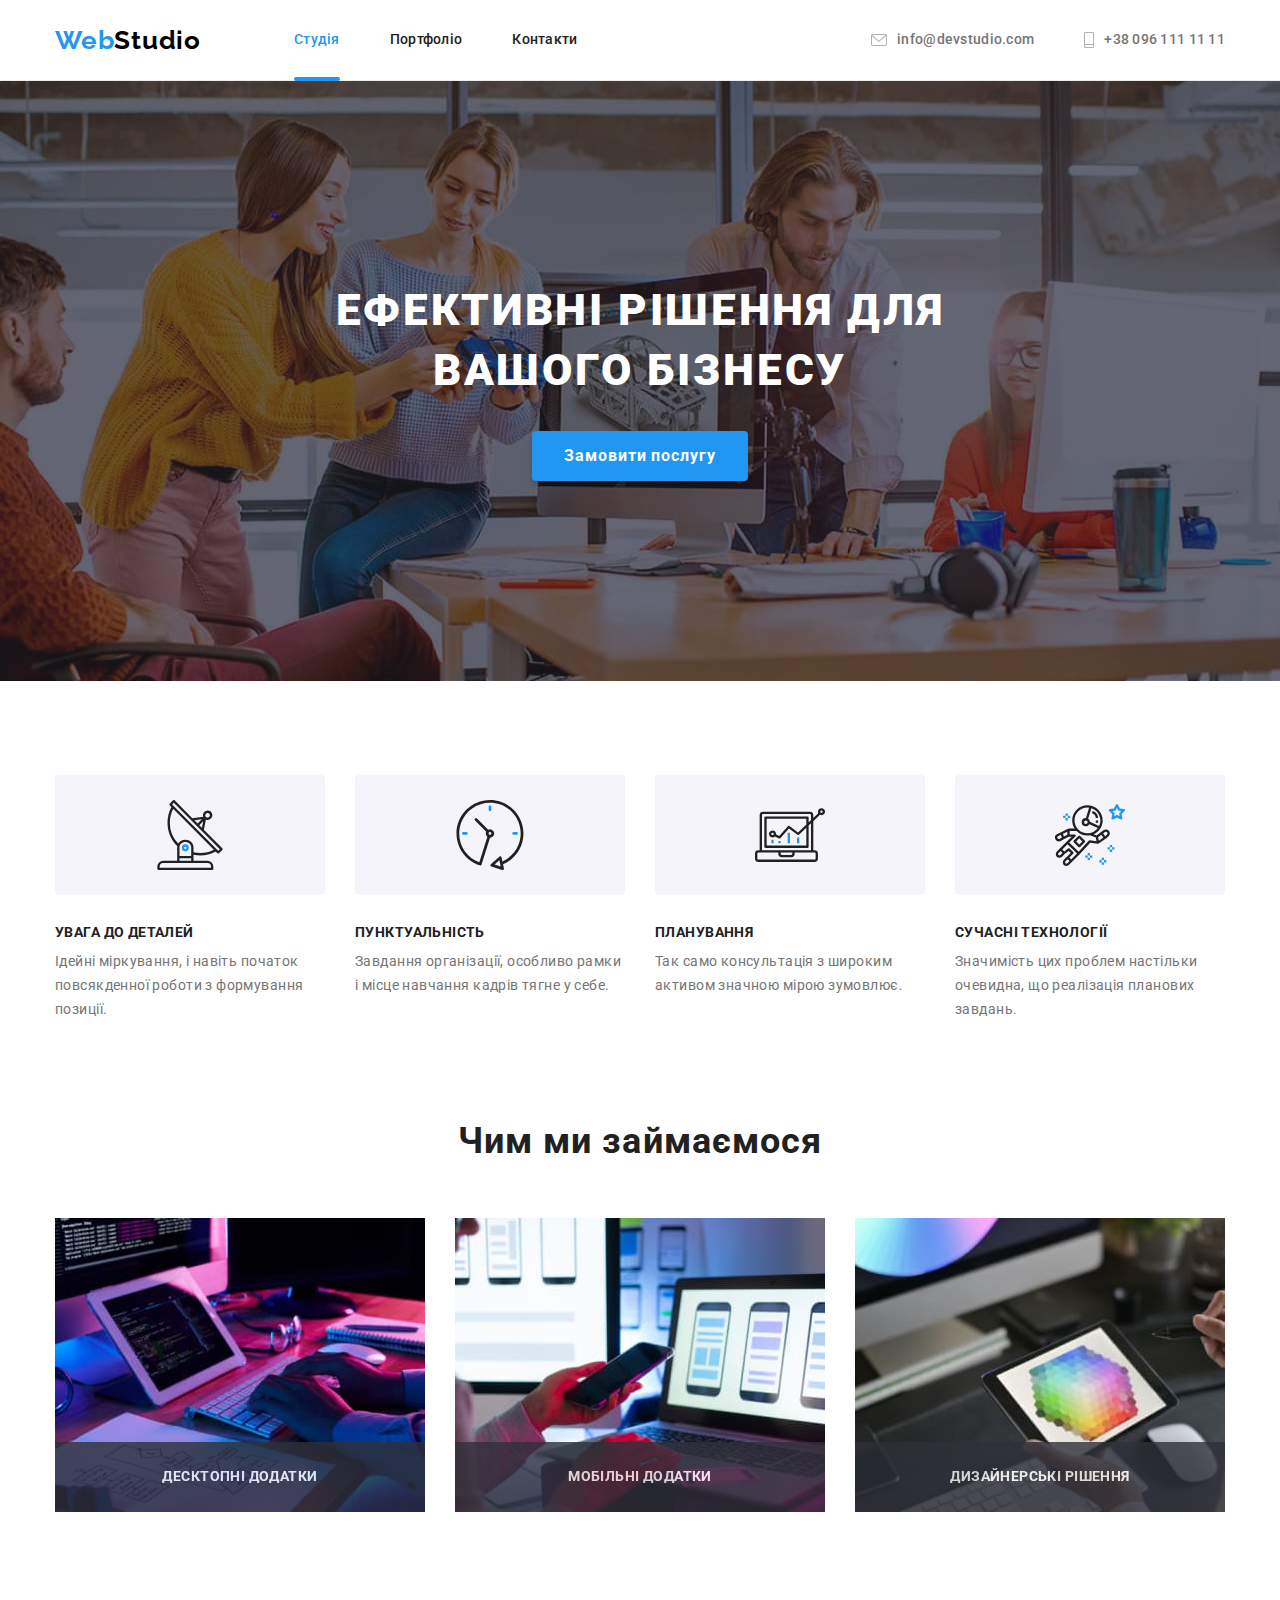
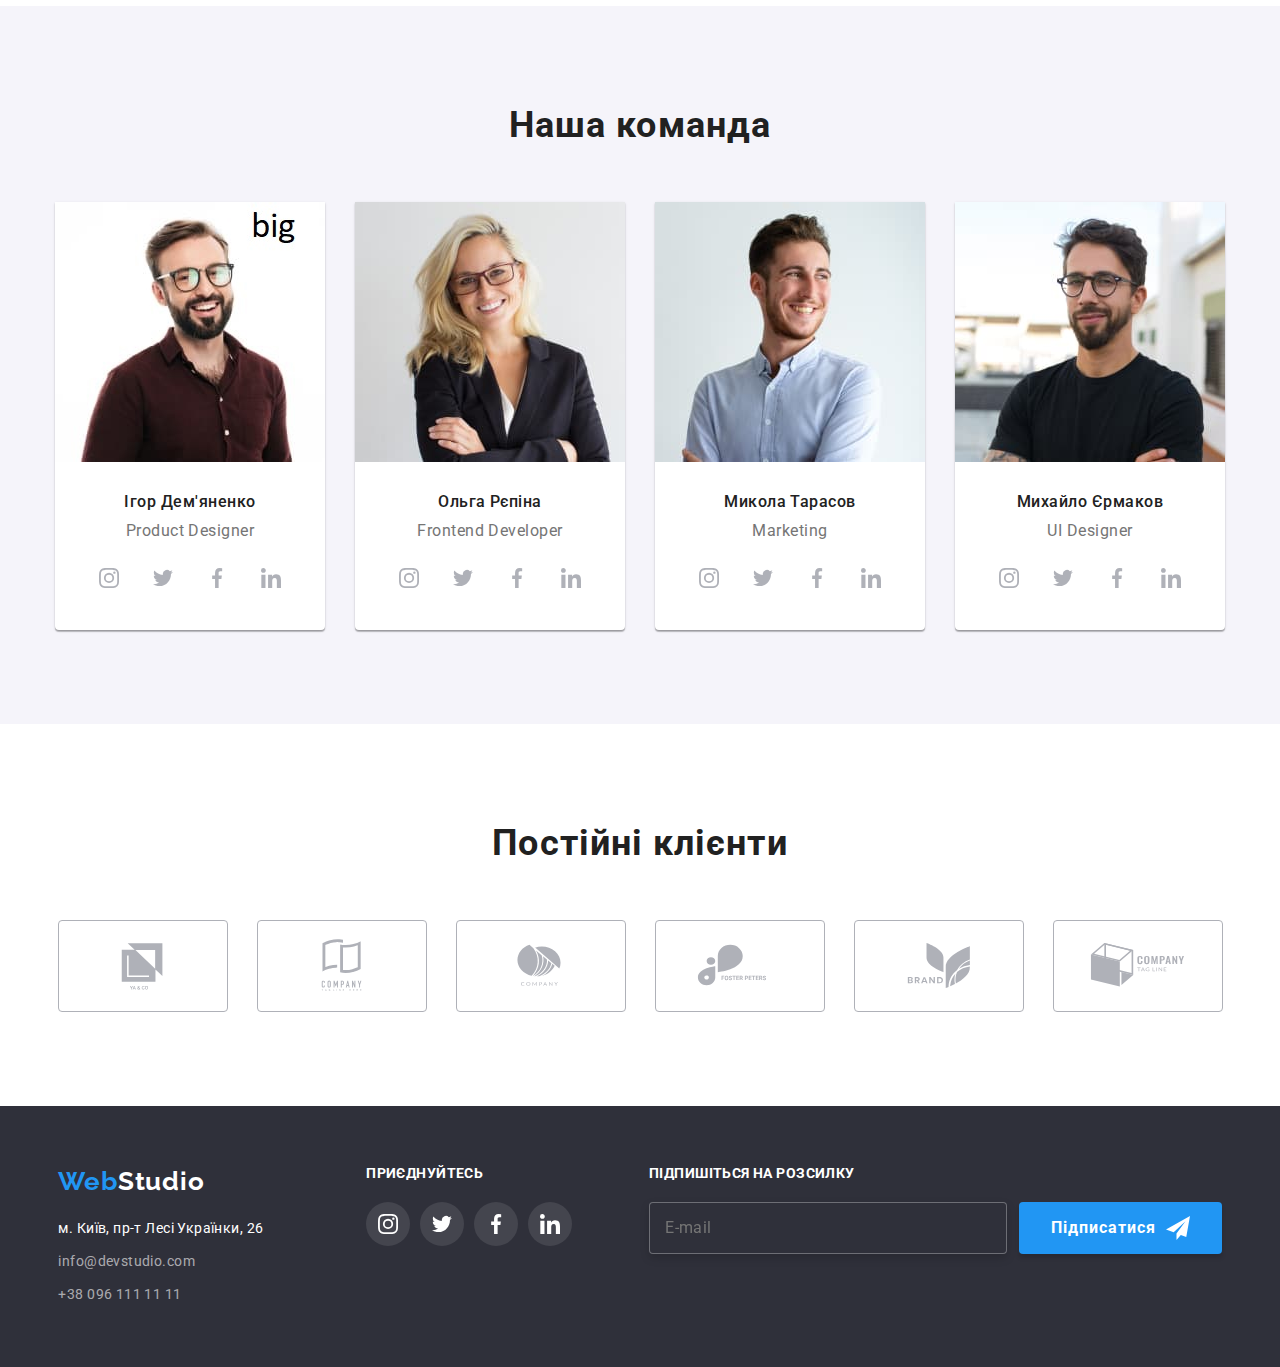
<file: index.html>
<!DOCTYPE html>
<html lang="uk">

<head>
    <meta charset="UTF-8">
    <meta http-equiv="X-UA-Compatible" content="IE=edge">
    <meta name="viewport" content="width=device-width, initial-scale=1.0">
    <link rel="preconnect" href="https://fonts.googleapis.com">
    <link rel="preconnect" href="https://fonts.gstatic.com" crossorigin>
    <link
        href="https://fonts.googleapis.com/css2?family=Raleway:wght@700&family=Roboto:wght@400;500;700;900&display=swap"
        rel="stylesheet">
    <title>ДЗ #8 WebStudio</title>
    <link rel="stylesheet" href="./css/modern-normalize.css">
    <link rel="stylesheet" href="./css/main.min.css">
    <!-- <link rel="stylesheet" href="./css/styles.css"> -->
</head>

<body>
    <header class="header">
        <div class="container header__container">
            <nav class="header__nav">
                <a href="./index.html" class="logo">
                    <span class="logo logo--accent">Web</span><span>Studio</span></a>
                    
                <ul class="header__menu">
                    <li><a class="header__links header__links--current" href="./index.html">Студія</a></li>
                    <li><a class="header__links" href="./portfolio.html">Портфоліо</a></li>
                    <li><a class="header__links" href="#">Контакти</a></li>
                </ul>
            </nav>

            <ul class="header__nav-contacts">
                <li><a class="header__contacts" href="mailto:info@devstudio.com">
                        <svg class="header__icons svg-icons" width="16" height="12">
                            <use href="./images/icons.svg#icon-env"></use>
                        </svg>info@devstudio.com</a>
                </li>
                <li><a class="header__contacts" href="tel:+380961111111">
                        <svg class="header__icons svg-icons" width="10" height="16">
                            <use href="./images/icons.svg#icon-phone"></use>
                        </svg>+38 096 111 11 11</a>
                </li>
            </ul>

            <button class="header__burger-btn js-open-menu">
                <svg width="24" height="16">
                    <use href="./images/icons.svg#burger-icon"></use>
                </svg>
            </button>
            
        </div>
    </header>

    <main class="main">
        <!-- шапка -->
        <section class="hero section">
            <div class="container">
                <h1 class="hero__title">Ефективні рішення для вашого бізнесу</h1>
                <button data-modal-open type="button" class="btn-primary">Замовити послугу</button>
            </div>
        </section>

        <!-- особливості -->
        <section class="features section">
            <div class="container">
                <h2 class="visually-hidden">Наші особливості</h2>
                <ul class="features__list">
                    <li class="features__item">
                        <div class="features__icons">
                            <svg width="70" height="70">
                                <use href="./images/icons.svg#icon-antenna"></use>
                            </svg>
                        </div>
                        <h3 class="features__title">УВАГА ДО ДЕТАЛЕЙ</h3>
                        <p class="features__text">
                            Ідейні міркування, і навіть початок повсякденної роботи з
                            формування позиції.
                        </p>
                    </li>
                    <li class="features__item">
                        <div class="features__icons">
                            <svg width="70" height="70">
                                <use href="./images/icons.svg#icon-clock"></use>
                            </svg>
                        </div>
                        <h3 class="features__title">ПУНКТУАЛЬНІСТЬ</h3>
                        <p class="features__text">
                            Завдання організації, особливо рамки і місце навчання кадрів тягне
                            у себе.
                        </p>
                    </li>
                    <li class="features__item">
                        <div class="features__icons">
                            <svg width="70" height="70">
                                <use href="./images/icons.svg#icon-diagram"></use>
                            </svg>
                        </div>
                        <h3 class="features__title">ПЛАНУВАННЯ</h3>
                        <p class="features__text">
                            Так само консультація з широким активом значною мірою зумовлює.
                        </p>
                    </li>
                    <li class="features__item">
                        <div class="features__icons">
                            <svg width="70" height="70">
                                <use href="./images/icons.svg#icon-astronaut"></use>
                            </svg>
                        </div>
                        <h3 class="features__title">СУЧАСНІ ТЕХНОЛОГІЇ</h3>
                        <p class="features__text">
                            Значимість цих проблем настільки очевидна, що реалізація планових
                            завдань.
                        </p>
                    </li>
                </ul>
            </div>
        </section>

        <!-- Чим ми займаємося -->
        <section class="whatwedo section">
            <!-- 18. Всередині кожної секції повинен бути дів контейнер, щоб обмежити ширину контенту  -->
            <!-- <div class="whatwedo-container"> -->
            <div class="container">
                <h2>Чим ми займаємося</h2>
                <ul class="whatwedo__list">

                    <!-- whatwedo image 1 -->
                    <li class="whatwedo__item">

                        <picture>

                            <!-- JPG desktop картинка c 1200px  -->
                            <source srcset="
                            ./images/desktop/box_1.jpg 1x,
                            ./images/desktop/box_1@2.jpg 2x"
                            media="(min-width: 1200px)"
                             />
                    
                            <img src="./images/desktop/box_1.jpg" alt="комп'ютер" width="370" height="294">
                    </picture>

                        
                        <p class="whatwedo__text">
                            Десктопні додатки
                        </p>
                    </li>

                    <!-- whatwedo image 2 -->
                    <li class="whatwedo__item">
                        <picture>
                         <!-- JPG desktop картинка c 1200px  -->
                            <source srcset="
                            ./images/desktop/box_2.jpg 1x,
                            ./images/desktop/box_2@2.jpg 2x"
                            media="(min-width: 1200px)"
                             />
                    
                            <img src="./images/desktop/box_2.jpg" alt="телефон" width="370" height="294">
                         </picture>
                        <p class="whatwedo__text">
                            Мобільні додатки
                        </p>
                    </li>

                    <!-- whatwedo image 3 -->
                    <li class="whatwedo__item">

                        <picture>
                         <!-- JPG desktop картинка c 1200px  -->
                            <source srcset="
                            ./images/desktop/box_3.jpg 1x,
                            ./images/desktop/box_3@2.jpg 2x"
                            media="(min-width: 1200px)"
                             />
                    
                            <img src="./images/desktop/box_3.jpg" alt="графіка" width="370" height="294">
                         </picture>

                        <p class="whatwedo__text">
                            Дизайнерські рішення
                        </p>
                    </li>
                </ul>
            </div>
        </section>

        <!-- Наша команда  -->
        <section class="team section">
            <!-- 22. .our-team-container має бути просто .container  -->
            <!-- <div class="our-team-container"></div> -->
            <div class="container">
                <h2>Наша команда</h2>
                <ul class="team__list">

                    <!-- член команды 1 -->
                    <li class="team__item">


                        <picture>
                            <!-- JPG мобилка картинка  до 767px  -->
                            <source srcset="
                            ./images/mobile/team-1_mob-450.jpg 1x,
                            ./images/mobile/team-1_mob-450@2.jpg 2x"
                            media="(max-width: 767px)"
                            />
                    
                            <!-- JPG таблетка картинка до 1199px  -->
                            <source srcset="
                            ./images/tablet/team-1_tab-354.jpg 1x,
                            ./images/tablet/team-1_tab-354@2.jpg 2x,"
                            media="(max-width: 1199px)"
                            />
                    
                            <!-- JPG desktop картинка c 1200px  -->
                            <source srcset="
                            ./images/desktop/team-1.jpg 1x,
                            ./images/desktop/team-1@2.jpg 2x"
                            media="(min-width: 1200px)"
                             />
                    
                            <img src="./images/desktop/team-1.jpg" alt="New Orlean">
                    </picture>

                        <h3 class="team__title">Ігор Дем'яненко</h3>
                        <p class="team__text">Product Designer</p>
                        <!-- соц линки команды -->
                        <ul class="team__social-links">
                            <li>
                                <a href="" class="media-links">
                                    <svg class="svg-icons" width="20" height="20">
                                        <use href="./images/icons.svg#icon-insta"></use>
                                    </svg>
                                </a>
                            </li>
                            <li>
                                <a href="" class="media-links">
                                    <svg class="svg-icons" width="20" height="20">
                                        <use href="./images/icons.svg#icon-twitter"></use>
                                    </svg></a>
                            </li>
                            <li>
                                <a href="" class="media-links">
                                    <svg class="svg-icons" width="20" height="20">
                                        <use href="./images/icons.svg#icon-fb"></use>
                                    </svg></a>
                            </li>
                            <li>
                                <a href="" class="media-links">
                                    <svg class="svg-icons" width="20" height="20">
                                        <use href="./images/icons.svg#icon-linkedin"></use>
                                    </svg></a>
                            </li>
                        </ul>
                    </li>

                     <!-- член команды 2 -->
                    <li class="team__item">

                        <picture>
                            <!-- JPG мобилка картинка  до 767px  -->
                            <source srcset="
                            ./images/mobile/team-2_mob-450.jpg 1x,
                            ./images/mobile/team-2_mob-450@2.jpg 2x"
                            media="(max-width: 767px)"
                            />
                    
                            <!-- JPG таблетка картинка до 1199px  -->
                            <source srcset="
                            ./images/tablet/team-2_tab-354.jpg 1x,
                            ./images/tablet/team-2_tab-354@2.jpg 2x"
                            media="(max-width: 1199px)"
                            />
                    
                            <!-- JPG desktop картинка c 1200px  -->
                            <source srcset="
                            ./images/desktop/team-2.jpg 1x,
                            ./images/desktop/team-2@2.jpg 2x"
                            media="(min-width: 1200px)"
                             />
                    
                            <img src="./images/desktop/team-2.jpg" alt="New Orlean">
                    </picture>

                        
                        <h3 class="team__title">Ольга Рєпіна</h3>
                        <p class="team__text">Frontend Developer</p>
                        <!-- соц линки команды -->
                        <ul class="team__social-links">
                            <li>
                                <a href="" class="media-links">
                                    <svg class="svg-icons" width="20" height="20">
                                        <use href="./images/icons.svg#icon-insta"></use>
                                    </svg>
                                </a>
                            </li>
                            <li>
                                <a href="" class="media-links">
                                    <svg class="svg-icons" width="20" height="20">
                                        <use href="./images/icons.svg#icon-twitter"></use>
                                    </svg></a>
                            </li>
                            <li>
                                <a href="" class="media-links">
                                    <svg class="svg-icons" width="20" height="20">
                                        <use href="./images/icons.svg#icon-fb"></use>
                                    </svg></a>
                            </li>
                            <li>
                                <a href="" class="media-links">
                                    <svg class="svg-icons" width="20" height="20">
                                        <use href="./images/icons.svg#icon-linkedin"></use>
                                    </svg></a>
                            </li>
                        </ul>
                    </li>

                    <!-- член команды 3 -->
                    <li class="team__item">       

                        <picture>
                            <!-- JPG мобилка картинка  до 767px  -->
                            <source srcset="
                            ./images/mobile/team-3_mob-450.jpg 1x,
                            ./images/mobile/team-3_mob-450@2.jpg 2x"
                            media="(max-width: 767px)"
                            />
                    
                            <!-- JPG таблетка картинка до 1199px  -->
                            <source srcset="
                            ./images/tablet/team-3_tab-354.jpg 1x,
                            ./images/tablet/team-3_tab-354@2.jpg 2x"
                            media="(max-width: 1199px)"
                            />
                    
                            <!-- JPG desktop картинка c 1200px  -->
                            <source srcset="
                            ./images/desktop/team-3.jpg 1x,
                            ./images/desktop/team-3@2.jpg 2x"
                            media="(min-width: 1200px)"
                             />
                    
                            <img src="./images/desktop/team-3.jpg" alt="New Orlean">
                    </picture>

                        
                        <h3 class="team__title">Микола Тарасов</h3>
                        <p class="team__text">Marketing</p>
                        <!-- соц линки команды -->
                        <ul class="team__social-links">
                            <li>
                                <a href="" class="media-links">
                                    <svg class="svg-icons" width="20" height="20">
                                        <use href="./images/icons.svg#icon-insta"></use>
                                    </svg>
                                </a>
                            </li>
                            <li>
                                <a href="" class="media-links">
                                    <svg class="svg-icons" width="20" height="20">
                                        <use href="./images/icons.svg#icon-twitter"></use>
                                    </svg></a>
                            </li>
                            <li>
                                <a href="" class="media-links">
                                    <svg class="svg-icons" width="20" height="20">
                                        <use href="./images/icons.svg#icon-fb"></use>
                                    </svg></a>
                            </li>
                            <li>
                                <a href="" class="media-links">
                                    <svg class="svg-icons" width="20" height="20">
                                        <use href="./images/icons.svg#icon-linkedin"></use>
                                    </svg></a>
                            </li>
                        </ul>
                    </li>

                    <!-- член команды 4 -->
                    <li class="team__item">
                    
                        <picture>
                            <!-- JPG мобилка картинка  до 767px  -->
                            <source srcset="
                            ./images/mobile/team-4_mob-450.jpg 1x,
                            ./images/mobile/team-4_mob-450@2.jpg 2x"
                            media="(max-width: 767px)"
                            />
                    
                            <!-- JPG таблетка картинка до 1199px  -->
                            <source srcset="
                            ./images/tablet/team-4_tab-354.jpg 1x,
                            ./images/tablet/team-4_tab-354@2.jpg 2x"
                            media="(max-width: 1199px)"
                            />
                    
                            <!-- JPG desktop картинка c 1200px  -->
                            <source srcset="
                            ./images/desktop/team-4.jpg 1x,
                            ./images/desktop/team-4@2.jpg 2x"
                            media="(min-width: 1200px)"
                             />
                    
                            <img src="./images/desktop/team-4.jpg" alt="New Orlean">
                    </picture>

                        
                        <h3 class="team__title">Михайло Єрмаков</h3>
                        <p class="team__text">UI Designer</p>
                        <!-- соц линки команды -->
                        <ul class="team__social-links">
                            <li>
                                <a href="" class="media-links">
                                    <svg class="svg-icons" width="20" height="20">
                                        <use href="./images/icons.svg#icon-insta"></use>
                                    </svg>
                                </a>
                            </li>
                            <li>
                                <a href="" class="media-links">
                                    <svg class="svg-icons" width="20" height="20">
                                        <use href="./images/icons.svg#icon-twitter"></use>
                                    </svg></a>
                            </li>
                            <li>
                                <a href="" class="media-links">
                                    <svg class="svg-icons" width="20" height="20">
                                        <use href="./images/icons.svg#icon-fb"></use>
                                    </svg></a>
                            </li>
                            <li>
                                <a href="" class="media-links">
                                    <svg class="svg-icons" width="20" height="20">
                                        <use href="./images/icons.svg#icon-linkedin"></use>
                                    </svg></a>
                            </li>
                        </ul>
                    </li>
                </ul>
            </div>
        </section>

        <!-- постійні клієнти -->
        <section class="clients section">
            <div class="container">
                <h2>Постійні клієнти</h2>
                <ul class="clients__list">
                    <li>
                        <a href="" class="clients__link">
                            <svg class="svg-icons" width="106" height="60">
                                <use href="./images/icons.svg#icon-client-1"></use>
                            </svg>
                        </a>
                    </li>

                    <li>
                        <a href="" class="clients__link">
                            <svg class="svg-icons" width="106" height="60">
                                <use href="./images/icons.svg#icon-client-2"></use>
                            </svg>
                        </a>
                    </li>

                    <li>
                        <a href="" class="clients__link">
                            <svg class="svg-icons" width="106" height="60">
                                <use href="./images/icons.svg#icon-client-3"></use>
                            </svg>
                        </a>
                    </li>

                    <li>
                        <a href="" class="clients__link">
                            <svg class="svg-icons" width="106" height="60">
                                <use href="./images/icons.svg#icon-client-4"></use>
                            </svg>
                        </a>
                    </li>

                    <li>
                        <a href="" class="clients__link">
                            <svg class="svg-icons" width="106" height="60">
                                <use href="./images/icons.svg#icon-client-5"></use>
                            </svg>
                        </a>
                    </li>

                    <li>
                        <a href="" class="clients__link">
                            <svg class="svg-icons" width="106" height="60">
                                <use href="./images/icons.svg#icon-client-6"></use>
                            </svg>
                        </a>
                    </li>

                </ul>
            </div>
        </section>
    </main>

    <footer class="footer">
        <!-- Всередині має бути дів контейнер -->
        <div class="footer__container container">
            <div>
                <a href="./index.html" class="logo__footer">
                    <span class="logo logo--accent">Web</span><span class="logo logo--white">Studio</span></a>

                <address class="footer__address">
                    <!-- <section> -->
                    <ul>
                        <li class="footer__address-string">
                            <a class="footer__links footer__links--street"
                                href="https://goo.gl/maps/GKhobsWF1xFbK7M66">м. Київ, пр-т Лесі
                                Українки,
                                26</a>
                        </li>
                        <li class="footer__address-string">
                            <a class="footer__links" href="mailto:info@devstudio.com">info@devstudio.com</a>
                        </li>
                        <li class="footer__address-string">
                            <a class="footer__links" href="tel:+380961111111">+38 096 111 11
                                11</a>
                        </li>
                    </ul>
                    <!-- </section> -->
                </address>

            </div>
            <div class="footer__social-block">
                <p class="footer__social-text">Приєднуйтесь</p>
                <!-- 6. .socnet-header зробіть р, це не заголовок -->
                <!-- <h3 class="socnet-header">Приєднуйтесь</h3> -->
                <ul class="footer__social-list">
                    <li>
                        <a href="" class="media-links">
                            <svg class="footer__icons" width="20" height="20">
                                <use href="./images/icons.svg#icon-insta"></use>
                            </svg></a>
                    </li>
                    <li>
                        <a href="" class="media-links">
                            <svg class="footer__icons" width="20" height="20">
                                <use href="./images/icons.svg#icon-twitter"></use>
                            </svg>
                        </a>
                    </li>
                    <li>
                        <a href="" class="media-links">
                            <svg class="footer__icons" width="20" height="20">
                                <use href="./images/icons.svg#icon-fb"></use>
                            </svg>
                        </a>
                    </li>
                    <li>
                        <a href="" class="media-links">
                            <svg class="footer__icons" width="20" height="20">
                                <use href="./images/icons.svg#icon-linkedin"></use>
                            </svg>
                        </a>
                    </li>
                </ul>
            </div>

            <div class="footer__social-block">
                <p class="footer__social-text">Підпишіться на розсилку</p>
                <form class="footer__subscr-form" name="contacts-form" action="#">
                    <input class="footer__subscr-input" type="email" placeholder="E-mail" />
                    <button data-modal-open type="button" class="btn-primary">Підписатися
                        <svg class="footer__icons" width="24" height="24">
                            <use href="./images/icons.svg#icon-subscrb"></use>
                        </svg>
                    </button>
                </form>
            </div>

        </div>
    </footer>

<!-- mobile menu -->
<div class="mob-menu js-menu-container">
    <div class="mob-menu__container">
        <button class="mob-menu__close-btn js-close-menu">
            <svg width="32" height="32">
                <use href="./images/icons.svg#close-icon"></use>
            </svg>
        </button>
        <nav class="mob-menu__nav">            
                <ul class="mob-menu__nav-menu">
                    <li><a class="mob-menu__links mob-menu__links--current" href="./index.html">Студія</a></li>
                    <li><a class="mob-menu__links" href="./portfolio.html">Портфоліо</a></li>
                    <li><a class="mob-menu__links" href="#">Контакти</a></li>
                </ul>
                <ul class="mob-menu__nav-contacts">
                    <li><a class="mob-menu__link-contacts" href="tel:+380961111111">+38 096 111 11 11</a></li>
                    <li><a class="mob-menu__link-contacts mob-menu__link-contacts--email" href="mailto:info@devstudio.com">info@devstudio.com</a></li>                    
                </ul>        
        </nav>              
                <ul class="mob-menu__nav-social">
                    <li class="mob-menu__social-item"><a class="mob-menu__social" href="http://www.instagram.com">Instagram</a></li>
                    <li class="mob-menu__social-item"><a class="mob-menu__social" href="http://www.twitter.com">Twitter</a></li>                    
                    <li class="mob-menu__social-item"><a class="mob-menu__social" href="http://www.facebook.com">Facebook</a></li>
                    <li class="mob-menu__social-item"><a class="mob-menu__social" href="http://www.linkedin.com">LinkedIn</a></li>                    
                </ul>
        
    </div>
</div>

<!-- Modal window -->
    <div class="backdrop is-hidden" data-modal>
        <div class="modal">
            <!-- h2 corrected to p -->
            <p class="modal__title">Залиште свої дані, ми вам передзвонимо</p>
            
            <form name="form" action="#">

                <label class="form" for="your-name">Ім'я</label>
                <div class="form__layer">
                    <input class="form__input" id="your-name" type="text" name="your-name">
                    <svg class="form__icons" width="16" height="16">
                        <use href="./images/icons.svg#icon-person-f"></use>
                    </svg>
                </div>

                <label class="form" for="your-phone">Телефон</label>
                <div class="form__layer">
                    <input class="form__input" id="your-phone" type="tel" name="your-phone">
                    <svg class="form__icons" width="16" height="16">
                        <use href="./images/icons.svg#icon-phone-f"></use>
                    </svg>
                </div>

                <label class="form" for="your-email">Пошта</label>
                <div class="form__layer">
                    <input class="form__input" id="your-email" type="email" name="your-email">
                    <svg class="form__icons" width="16" height="16">
                        <use href="./images/icons.svg#icon-email-f"></use>
                    </svg>
                </div>

                <label class="form" for="your-comment">Коментар</label>
                <textarea class="form__comment" name="your-comment" id="your-comment" placeholder="Введіть текст">
                </textarea>

                <div class="form-checkbox">
                    <label class="form-checkbox__label" for="terms">Погоджуюся з розсилкою та приймаю &nbsp;<a class="form__links"
                            href="#">Умови
                            договору</a>

                        <input class="form-checkbox__input visually-hidden" id="terms" type="checkbox" name="terms">
                        <svg class="form-checkbox__icon" width="16" height="15">
                            <use href="./images/icons.svg#icon-chbx"></use>
                        </svg>

                    </label>
                </div>
                <button type="button" class="btn-primary btn-modal">Відправити</button>

            </form>
            <button class="modal__close-btn" type="button" data-modal-close>
                <svg width="18" height="18">
                    <use href="./images/icons.svg#close-icon"></use>
                </svg>
            </button>
        </div>
    </div>

    <script src="./js/mobile-menu.js"></script>
    <script src="./js/modal.js"></script>
</body>

</html>
</file>
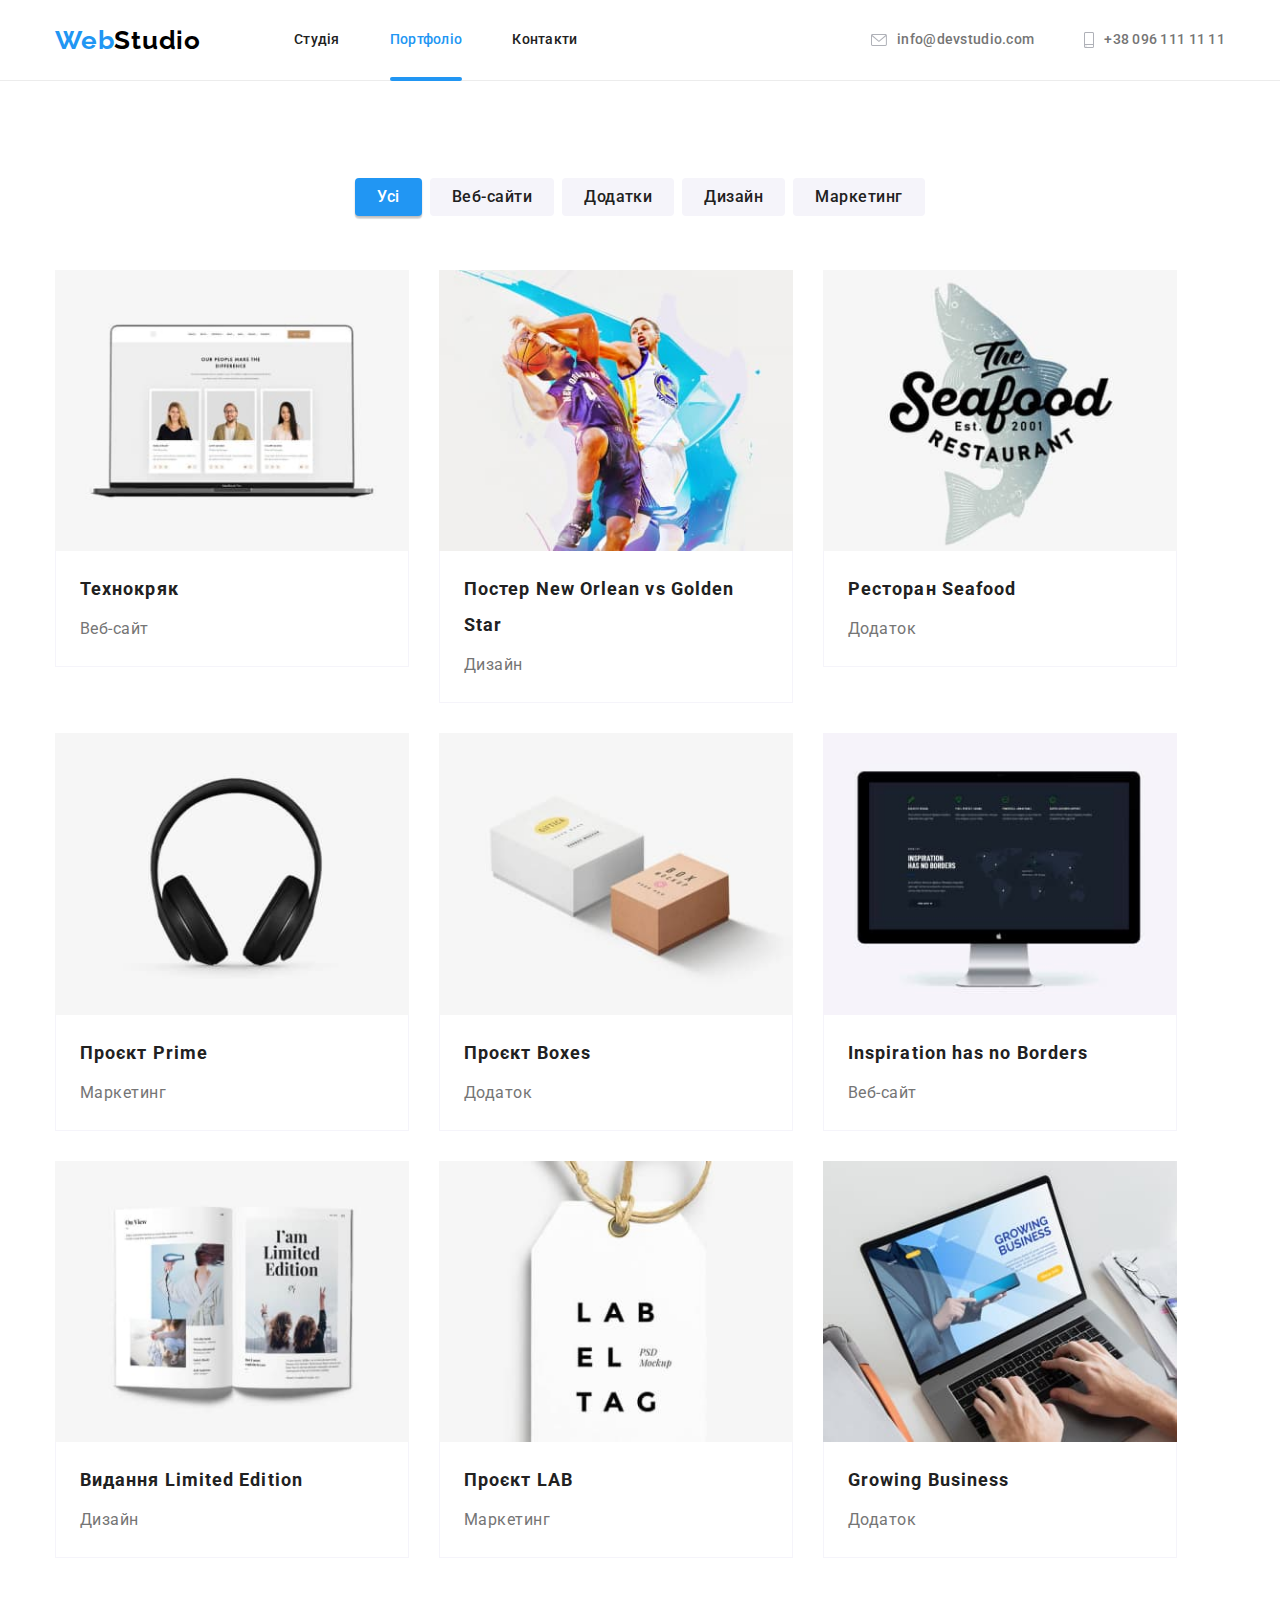
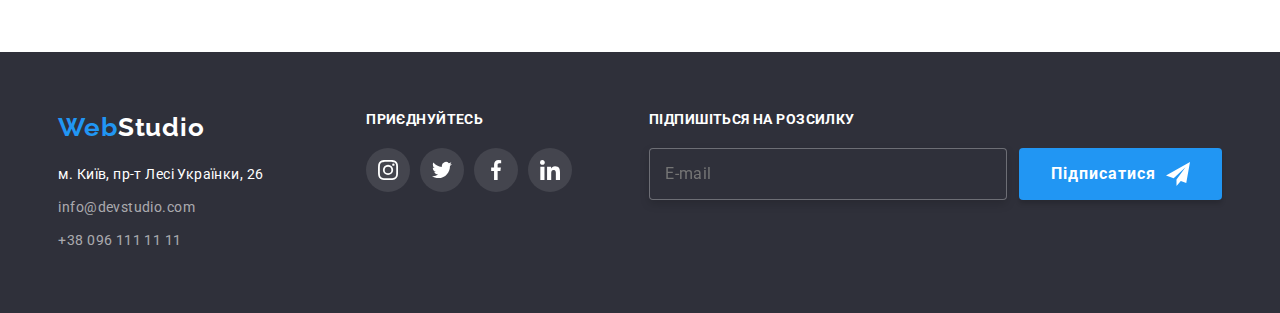
<file: portfolio.html>
<!DOCTYPE html>
<html lang="uk">

<head>
    <meta charset="UTF-8">
    <meta http-equiv="X-UA-Compatible" content="IE=edge">
    <meta name="viewport" content="width=device-width, initial-scale=1.0">
    <link rel="preconnect" href="https://fonts.googleapis.com">
    <link rel="preconnect" href="https://fonts.gstatic.com" crossorigin>
    <link
        href="https://fonts.googleapis.com/css2?family=Raleway:wght@700&family=Roboto:wght@400;500;700;900&display=swap"
        rel="stylesheet">
    <title>Portfolio</title>
    <link rel="stylesheet" href="./css/modern-normalize.css">
    <link rel="stylesheet" href="./css/main.min.css">
    <!-- <link rel="stylesheet" href="./css/styles.css"> -->
</head>

<body>
    <header class="header">
        <div class="container header__container">
            <nav class="header__nav">
                <a href="./index.html" class="logo">
                    <span class="logo logo--accent">Web</span><span>Studio</span></a>
                
                    <ul class="header__menu">
                    <li><a class="header__links" href="./index.html">Студія</a></li>
                    <li><a class="header__links header__links--current" href="./portfolio.html">Портфоліо</a></li>
                    <li><a class="header__links" href="#">Контакти</a></li>
                </ul>
            </nav>

            <ul class="header__nav-contacts">
                <li><a class="header__contacts" href="mailto:info@devstudio.com">
                        <svg class="header__icons svg-icons" width="16" height="12">
                            <use href="./images/icons.svg#icon-env"></use>
                        </svg>info@devstudio.com</a>
                </li>
                <li><a class="header__contacts" href="tel:+380961111111">
                        <svg class="header__icons svg-icons" width="10" height="16">
                            <use href="./images/icons.svg#icon-phone"></use>
                        </svg>+38 096 111 11 11</a>
                </li>
            </ul>

            <button class="header__burger-btn js-open-menu">
                <svg width="24" height="16">
                    <use href="./images/icons.svg#burger-icon"></use>
                </svg>
            </button>

        </div>
    </header>

    <main class="main">
        <!-- Filters -->
        <section class="portfolio section">
            <div class="container">
                <h2 class="visually-hidden">Наші роботи</h2>
                <ul class="portfolio__filter">
                    <li><button class="portfolio__btn portfolio__btn--curr">Усі</button></li>
                    <li><button class="portfolio__btn">Веб-сайти</button></li>
                    <li><button class="portfolio__btn">Додатки</button></li>
                    <li><button class="portfolio__btn">Дизайн</button></li>
                    <li><button class="portfolio__btn">Маркетинг</button></li>
                </ul>

                <ul class="ourjobs">

                    <!-- хряк -->
                    <li class="ourjobs__item">
                        <a href="" class="ourjobs__links">
                            <div class="ourjobs__card">

                                <picture>
                                <!-- JPG мобилка картинка  до 767px  -->
                                <source srcset="
                                ./images/mobile/hryak_mob-450.jpg 1x,
                                ./images/mobile/hryak_mob-450@2.jpg 2x"
                                media="(max-width: 767px)"
                                />

                                <!-- JPG таблетка картинка до 1199px  -->
                                <source srcset="
                                ./images/tablet/hryak_tab-354.jpg 1x,
                                ./images/tablet/hryak_tab-354@2.jpg 2x,"
                                media="(max-width: 1199px)"
                                />

                                <!-- JPG desktop картинка c 1200px  -->
                                <source srcset="
                                ./images/desktop/hryak.jpg 1x,
                                ./images/desktop/hryak@2.jpg 2x,"
                                media="(min-width: 1200px)"
                                 />

                                <img src="./images/desktop/hryak.jpg" alt="Технокряк">
                                </picture>

                                <p class="ourjobs__descr">
                                    Ресурс пропонує комплексні пропозиції з різним рівнем функціоналу та сервісів. Все
                                    це дозволить відвідувачу отримати вичерпні відомості про компанію чи приватну особу.
                                </p>
                            </div>
                            <div class="ourjobs__title">
                                <h3>Технокряк</h3>
                                <p class="ourjobs__txt">Веб-сайт</p>
                            </div>
                        </a>
                    </li>

                    <!-- new orlean -->
                    <li class="ourjobs__item">
                        <a href="" class="ourjobs__links">
                            <div class="ourjobs__card">

                                <picture>
                                    <!-- JPG мобилка картинка  до 767px  -->
                                    <source srcset="
                                    ./images/mobile/new-orlean_mob-450.jpg 1x,
                                    ./images/mobile/new-orlean_mob-450@2.jpg 2x"
                                    media="(max-width: 767px)"
                                    />
    
                                    <!-- JPG таблетка картинка до 1199px  -->
                                    <source srcset="
                                    ./images/tablet/new-orlean_tab-354.jpg 1x,
                                    ./images/tablet/new-orlean_tab-354@2.jpg 2x,"
                                    media="(max-width: 1199px)"
                                    />
    
                                    <!-- JPG desktop картинка c 1200px  -->
                                    <source srcset="
                                    ./images/desktop/new-orlean.jpg 1x,
                                    ./images/desktop/new-orlean@2.jpg 2x"
                                    media="(min-width: 1200px)"
                                     />
    
                                    <img src="./desktop/new-orlean.jpg" alt="New Orlean">
                                    </picture>
                                
                                
                                <p class="ourjobs__descr">
                                    Ресурс пропонує комплексні пропозиції з різним рівнем функціоналу та сервісів. Все
                                    це дозволить відвідувачу отримати вичерпні відомості про компанію чи приватну особу.
                                </p>
                            </div>
                            <div class="ourjobs__title">
                                <h3>Постер New Orlean vs Golden Star</h3>
                                <p class="ourjobs__txt">Дизайн</p>
                            </div>
                        </a>
                    </li>

                    <!-- seafood -->
                    <li class="ourjobs__item">
                        <a href="" class="ourjobs__links">
                            <div class="ourjobs__card">

                                <picture>
                                    <!-- JPG мобилка картинка  до 767px  -->
                                    <source srcset="
                                    ./images/mobile/sea-food_mob-450.jpg 1x,
                                    ./images/mobile/sea-food_mob-450@2.jpg 2x"
                                    media="(max-width: 767px)"
                                    />
    
                                    <!-- JPG таблетка картинка до 1199px  -->
                                    <source srcset="
                                    ./images/tablet/sea-food_tab-354.jpg 1x,
                                    ./images/tablet/sea-food_tab-354@2.jpg 2x,"
                                    media="(max-width: 1199px)"
                                    />
    
                                    <!-- JPG desktop картинка c 1200px  -->
                                    <source srcset="
                                    ./images/desktop/sea-food.jpg 1x,
                                    ./images/desktop/sea-food@2.jpg 2x,"
                                    media="(min-width: 1200px)"
                                     />
    
                                    <img src="./desktop/sea-food.jpg" alt="Seafood">
                                </picture>

                               
                                <p class="ourjobs__descr">
                                    Ресурс пропонує комплексні пропозиції з різним рівнем функціоналу та сервісів. Все
                                    це дозволить відвідувачу отримати вичерпні відомості про компанію чи приватну особу.
                                </p>
                            </div>
                            <div class="ourjobs__title">
                                <h3>Ресторан Seafood</h3>
                                <p class="ourjobs__txt">Додаток</p>
                            </div>
                        </a>
                    </li>

                    <!-- Prime Proekt -->
                    <li class="ourjobs__item">
                        <a href="" class="ourjobs__links">
                            <div class="ourjobs__card">

                                <picture>
                                    <!-- JPG мобилка картинка  до 767px  -->
                                    <source srcset="
                                    ./images/mobile/prime-proekt_mob-450.jpg 1x,
                                    ./images/mobile/prime-proekt_mob-450@2.jpg 2x"
                                    media="(max-width: 767px)"
                                    />
    
                                    <!-- JPG таблетка картинка до 1199px  -->
                                    <source srcset="
                                    ./images/tablet/prime-proekt_tab-354.jpg 1x,
                                    ./images/tablet/prime-proekt_tab-354@2.jpg 2x"
                                    media="(max-width: 1199px)"
                                    />
    
                                    <!-- JPG desktop картинка c 1200px  -->
                                    <source srcset="
                                    ./images/desktop/prime-proekt.jpg 1x,
                                    ./images/desktop/prime-proekt@2.jpg 2x"
                                    media="(min-width: 1200px)"
                                     />
    
                                    <img src="./desktop/prime-proekt.jpg" alt="Проект Prime">
                                </picture>

                                
                                <p class="ourjobs__descr">
                                    Ресурс пропонує комплексні пропозиції з різним рівнем функціоналу та сервісів. Все
                                    це дозволить відвідувачу отримати вичерпні відомості про компанію чи приватну особу.
                                </p>
                            </div>
                            <div class="ourjobs__title">
                                <h3>Проєкт Prime</h3>
                                <p class="ourjobs__txt">Маркетинг</p>
                            </div>
                        </a>
                    </li>

                    <!-- Proekt Box -->
                    <li class="ourjobs__item">
                        <a href="" class="ourjobs__links">
                            <div class="ourjobs__card">

                                <picture>
                                    <!-- JPG мобилка картинка  до 767px  -->
                                    <source srcset="
                                    ./images/mobile/boxes-proekt_mob-450.jpg 1x,
                                    ./images/mobile/boxes-proekt_mob-450@2.jpg 2x"
                                    media="(max-width: 767px)"
                                    />
    
                                    <!-- JPG таблетка картинка до 1199px  -->
                                    <source srcset="
                                    ./images/tablet/boxes-proekt_tab-354.jpg 1x,
                                    ./images/tablet/boxes-proekt_tab-354@2.jpg 2x,"
                                    media="(max-width: 1199px)"
                                    />
    
                                    <!-- JPG desktop картинка c 1200px  -->
                                    <source srcset="
                                    ./images/desktop/boxes-proekt.jpg 1x,
                                    ./images/desktop/boxes-proekt@2.jpg 2x"
                                    media="(min-width: 1200px)"
                                     />
    
                                    <img src="./desktop/boxes-proekt.jpg" alt="Проєкт Box">
                                </picture>

                                <p class="ourjobs__descr">
                                    Ресурс пропонує комплексні пропозиції з різним рівнем функціоналу та сервісів. Все
                                    це дозволить відвідувачу отримати вичерпні відомості про компанію чи приватну особу.
                                </p>
                            </div>
                            <div class="ourjobs__title">
                                <h3>Проєкт Boxes</h3>
                                <p class="ourjobs__txt">Додаток</p>
                            </div>
                        </a>
                    </li>

                    <!-- Inspiration -->
                    <li class="ourjobs__item">
                        <a href="" class="ourjobs__links">
                            <div class="ourjobs__card">

                                <picture>
                                    <!-- JPG мобилка картинка  до 767px  -->
                                    <source srcset="
                                    ./images/mobile/inspiration_mob-450.jpg 1x,
                                    ./images/mobile/inspiration_mob-450@2.jpg 2x"
                                    media="(max-width: 767px)"
                                    />
    
                                    <!-- JPG таблетка картинка до 1199px  -->
                                    <source srcset="
                                    ./images/tablet/inspiration_tab-354.jpg 1x,
                                    ./images/tablet/inspiration_tab-354@2.jpg 2x,"
                                    media="(max-width: 1199px)"
                                    />
    
                                    <!-- JPG desktop картинка c 1200px  -->
                                    <source srcset="
                                    ./images/desktop/inspiration.jpg 1x,
                                    ./images/desktop/inspiration@2.jpg 2x,"
                                    media="(min-width: 1200px)"
                                     />
    
                                    <img src="./desktop/inspiration.jpg" alt="Inspiration">
                                </picture>

                                
                                <p class="ourjobs__descr">
                                    Ресурс пропонує комплексні пропозиції з різним рівнем функціоналу та сервісів. Все
                                    це дозволить відвідувачу отримати вичерпні відомості про компанію чи приватну особу.
                                </p>
                            </div>
                            <div class="ourjobs__title">
                                <h3>Inspiration has no Borders</h3>
                                <p class="ourjobs__txt">Веб-сайт</p>
                            </div>
                        </a>
                    </li>


                    <!-- Limited Edition -->
                    <li class="ourjobs__item">
                        <a href="" class="ourjobs__links">
                            <div class="ourjobs__card">

                                <picture>
                                    <!-- JPG мобилка картинка  до 767px  -->
                                    <source srcset="
                                    ./images/mobile/limited-ed_mob-450.jpg 1x,
                                    ./images/mobile/limited-ed_mob-450@2.jpg 2x"
                                    media="(max-width: 767px)"
                                    />
    
                                    <!-- JPG таблетка картинка до 1199px  -->
                                    <source srcset="
                                    ./images/tablet/limited-ed_tab-354.jpg 1x,
                                    ./images/tablet/limited-ed_tab-354@2.jpg 2x,"
                                    media="(max-width: 1199px)"
                                    />
    
                                    <!-- JPG desktop картинка c 1200px  -->
                                    <source srcset="
                                    ./images/desktop/limited-ed.jpg 1x,
                                    ./images/desktop/limited-ed@2.jpg 2x,"
                                    media="(min-width: 1200px)"
                                     />
    
                                    <img src="./desktop/limited-ed.jpg" alt="Limited Edition">
                                </picture>

                                
                                <p class="ourjobs__descr">
                                    Ресурс пропонує комплексні пропозиції з різним рівнем функціоналу та сервісів. Все
                                    це дозволить відвідувачу отримати вичерпні відомості про компанію чи приватну особу.
                                </p>
                            </div>
                            <div class="ourjobs__title">
                                <h3>Видання Limited Edition</h3>
                                <p class="ourjobs__txt">Дизайн</p>
                            </div>
                        </a>
                    </li>


                    <!-- LAB Proekt -->
                    <li class="ourjobs__item">
                        <a href="" class="ourjobs__links">
                            <div class="ourjobs__card">

                                <picture>
                                    <!-- JPG мобилка картинка  до 767px  -->
                                    <source srcset="
                                    ./images/mobile/lab-proekt_mob-450.jpg 1x,
                                    ./images/mobile/lab-proekt_mob-450@2.jpg 2x"
                                    media="(max-width: 767px)"
                                    />
    
                                    <!-- JPG таблетка картинка до 1199px  -->
                                    <source srcset="
                                    ./images/tablet/lab-proekt_tab-354.jpg 1x,
                                    ./images/tablet/lab-proekt_tab-354@2.jpg 2x,"
                                    media="(max-width: 1199px)"
                                    />
    
                                    <!-- JPG desktop картинка c 1200px  -->
                                    <source srcset="
                                    ./images/desktop/lab-proekt.jpg 1x,
                                    ./images/desktop/lab-proekt@2.jpg 2x,"
                                    media="(min-width: 1200px)"
                                     />
    
                                    <img src="./desktop/lab-proekt.jpg" alt="Lab-Proekt">
                                </picture>

                                
                                <p class="ourjobs__descr">
                                    Ресурс пропонує комплексні пропозиції з різним рівнем функціоналу та сервісів. Все
                                    це дозволить відвідувачу отримати вичерпні відомості про компанію чи приватну особу.
                                </p>
                            </div>
                            <div class="ourjobs__title">
                                <h3>Проєкт LAB</h3>
                                <p class="ourjobs__txt">Маркетинг</p>
                            </div>
                        </a>
                    </li>


                    <!-- Growing Business -->
                    <li class="ourjobs__item">
                        <a href="" class="ourjobs__links">
                            <div class="ourjobs__card">

                                <picture>
                                    <!-- JPG мобилка картинка  до 767px  -->
                                    <source srcset="
                                    ./images/mobile/growing-busines-450.jpg 1x,
                                    ./images/mobile/growing-busines-450@2.jpg 2x"
                                    media="(max-width: 767px)"
                                    />
    
                                    <!-- JPG таблетка картинка до 1199px  -->
                                    <source srcset="
                                    ./images/tablet/growing-busines-tab-354.jpg 1x,
                                    ./images/tablet/growing-busines-tab-354@2.jpg 2x,"
                                    media="(max-width: 1199px)"
                                    />
    
                                    <!-- JPG desktop картинка c 1200px  -->
                                    <source srcset="
                                    ./images/desktop/growing-busines.jpg 1x,
                                    ./images/desktop/growing-busines@2.jpg 2x,"
                                    media="(min-width: 1200px)"
                                     />
    
                                    <img src="./desktop/growing-busines.jpg" alt="Growing Business">
                                </picture>

                                
                                <p class="ourjobs__descr">
                                    Ресурс пропонує комплексні пропозиції з різним рівнем функціоналу та сервісів. Все
                                    це дозволить відвідувачу отримати вичерпні відомості про компанію чи приватну особу.
                                </p>
                            </div>
                            <div class="ourjobs__title">
                                <h3>Growing Business</h3>
                                <p class="ourjobs__txt">Додаток</p>
                            </div>
                        </a>
                    </li>
                </ul>
                <!-- </div> -->
            </div>
        </section>
    </main>

    <footer class="footer">
        <!-- Всередині має бути дів контейнер -->
        <div class="footer__container container">
            <div>
                <a href="./index.html" class="logo__footer">
                    <span class="logo logo--accent">Web</span><span class="logo logo--white">Studio</span></a>
                <address class="footer__address">
                    <!-- <section> -->
                    <ul>
                        <li class="footer__address-string">
                            <a class="links footer__links footer__links--street"
                                href="https://goo.gl/maps/GKhobsWF1xFbK7M66">м. Київ, пр-т Лесі
                                Українки,
                                26</a>
                        </li>
                        <li class="footer__address-string">
                            <a class="links footer__links" href="mailto:info@devstudio.com">info@devstudio.com</a>
                        </li>
                        <li class="footer__address-string">
                            <a class="links footer__links" href="tel:+380961111111">+38 096 111 11
                                11</a>
                        </li>
                    </ul>
                    <!-- </section> -->
                </address>
            </div>

            <div class="footer__social-block">
                <p class="footer__social-text">Приєднуйтесь</p>
                <!-- 6. .socnet-header зробіть р, це не заголовок -->
                <!-- <h3 class="socnet-header">Приєднуйтесь</h3> -->
                <ul class="footer__social-list">
                    <li>
                        <a href="" class="media-links">
                            <svg class="footer__icons" width="20" height="20">
                                <use href="./images/icons.svg#icon-insta"></use>
                            </svg></a>
                    </li>
                    <li><a href="" class="media-links">
                            <svg class="footer__icons" width="20" height="20">
                                <use href="./images/icons.svg#icon-twitter"></use>
                            </svg>
                        </a></li>
                    <li><a href="" class="media-links">
                            <svg class="footer__icons" width="20" height="20">
                                <use href="./images/icons.svg#icon-fb"></use>
                            </svg>
                        </a></li>
                    <li><a href="" class="media-links">
                            <svg class="footer__icons" width="20" height="20">
                                <use href="./images/icons.svg#icon-linkedin"></use>
                            </svg>
                        </a></li>
                </ul>
            </div>

            <div class="footer__social-block">
                <p class="footer__social-text">Підпишіться на розсилку</p>
                <form class="footer__subscr-form" name="contacts-form" action="#">
                    <input class="footer__subscr-input" type="email" placeholder="E-mail" />
                    <button data-modal-open type="button" class="btn-primary">Підписатися
                        <svg class="footer__icons" width="24" height="24">
                            <use href="./images/icons.svg#icon-subscrb"></use>
                        </svg>
                    </button>
                </form>
            </div>

        </div>
    </footer>

<!-- mobile menu -->
<div class="mob-menu js-menu-container">
    <div class="mob-menu__container">
        <button class="mob-menu__close-btn js-close-menu">
            <svg width="18" height="18">
                <use href="./images/icons.svg#close-icon"></use>
            </svg>
        </button>
        <nav class="mob-menu__nav">            
                <ul class="mob-menu__nav-menu">
                    <li><a class="mob-menu__links mob-menu__links--current" href="./index.html">Студія</a></li>
                    <li><a class="mob-menu__links" href="./portfolio.html">Портфоліо</a></li>
                    <li><a class="mob-menu__links" href="#">Контакти</a></li>
                </ul>
                <ul class="mob-menu__nav-contacts">
                    <li><a class="mob-menu__link-contacts" href="tel:+380961111111">+38 096 111 11 11</a></li>
                    <li><a class="mob-menu__link-contacts mob-menu__link-contacts--email" href="mailto:info@devstudio.com">info@devstudio.com</a></li>                    
                </ul>                      
                <ul class="mob-menu__nav-social">
                    <li class="mob-menu__social-item"><a class="mob-menu__social" href="http://www.instagram.com">Instagram</a></li>
                    <li class="mob-menu__social-item"><a class="mob-menu__social" href="http://www.twitter.com">Twitter</a></li>                    
                    <li class="mob-menu__social-item"><a class="mob-menu__social" href="http://www.facebook.com">Facebook</a></li>
                    <li class="mob-menu__social-item"><a class="mob-menu__social" href="http://www.linkedin.com">LinkedIn</a></li>                    
                </ul>
        </nav>
    </div>
</div>

<!-- Modal window -->
    <div class="backdrop is-hidden" data-modal>
        <div class="modal">
            <!-- h2 corrected to p -->
            <p class="modal__title">Залиште свої дані, ми вам передзвонимо</p>
            
            <form name="form" action="#">

                <label class="form" for="your-name">Ім'я</label>
                <div class="form__layer">
                    <input class="form__input" id="your-name" type="text" name="your-name">
                    <svg class="form__icons" width="16" height="16">
                        <use href="./images/icons.svg#icon-person-f"></use>
                    </svg>
                </div>

                <label class="form" for="your-phone">Телефон</label>
                <div class="form__layer">
                    <input class="form__input" id="your-phone" type="tel" name="your-phone">
                    <svg class="form__icons" width="16" height="16">
                        <use href="./images/icons.svg#icon-phone-f"></use>
                    </svg>
                </div>

                <label class="form" for="your-email">Пошта</label>
                <div class="form__layer">
                    <input class="form__input" id="your-email" type="email" name="your-email">
                    <svg class="form__icons" width="16" height="16">
                        <use href="./images/icons.svg#icon-email-f"></use>
                    </svg>
                </div>

                <label class="form" for="your-comment">Коментар</label>
                <textarea class="form__comment" name="your-comment" id="your-comment" placeholder="Введіть текст">
                </textarea>

                <div class="form-checkbox">
                    <label class="form-checkbox__label" for="terms">Погоджуюся з розсилкою та приймаю &nbsp;<a class="form__links"
                            href="#">Умови
                            договору</a>

                        <input class="form-checkbox__input visually-hidden" id="terms" type="checkbox" name="terms">
                        <svg class="form-checkbox__icon" width="16" height="15">
                            <use href="./images/icons.svg#icon-chbx"></use>
                        </svg>

                    </label>
                </div>
                <button type="button" class="btn-primary btn-modal">Відправити</button>

            </form>
            <button class="modal__close-btn" type="button" data-modal-close>
                <svg width="18" height="18">
                    <use href="./images/icons.svg#close-icon"></use>
                </svg>
            </button>
        </div>
    </div>

 <script src="./js/mobile-menu.js"></script>

</body>

</html>
</file>
<file: css/styles.css>
/* тут колись були стилі але вони пійшли на други рівень */
</file>
<file: css/main.min.css>
:root{--text-main-color: #212121;--light-main-color: #ffffff;--description-color: #757575;--accent-color: #2196f3;--main-bg: #fff;--light-gray: #f5f4fa;--logo: #000000;--icons: #afb1b8;--bp-mobile: 480px;--bp-tablet: 768px;--bp-desktop: 1200px}body{height:100%;font-family:"Roboto",sans-serif;font-style:normal;background:var(--main-bg);font-weight:400;margin:0 auto}*{margin:0;padding:0}img{display:block;max-width:100%;height:auto}ul{list-style:none}h2{font-weight:700;font-size:28px;line-height:1.17;letter-spacing:.03em;color:var(--text-main-color);margin:auto;margin-bottom:30px;text-align:center}@media(min-width: 768px){h2{font-size:28px}}@media(min-width: 1200px){h2{margin-bottom:50px;font-size:36px;line-height:1.44}}.visually-hidden{position:absolute;white-space:nowrap;width:1px;height:1px;overflow:hidden;border:0;padding:0;clip:rect(0 0 0 0);-webkit-clip-path:inset(50%);clip-path:inset(50%);margin:-1px}.container{padding:0 15px}@media(min-width: 480px){.container{max-width:480px;margin:0 auto}}@media(min-width: 768px){.container{max-width:768px;margin:0 auto}}@media(min-width: 1200px){.container{max-width:1200px;margin:0 auto}}.section{padding:60px 0}@media(min-width: 768px){.section{padding:60px 0}}@media(min-width: 1200px){.section{padding:94px 0}}.svg-icons{fill:var(--icons);transition:fill 250ms cubic-bezier(0.4, 0, 0.2, 1)}.btn-primary{padding:10px 24px;background:var(--accent-color);border:none;border-radius:4px;box-shadow:0px 4px 4px rgba(0,0,0,.15);font-family:inherit;font-style:inherit;font-weight:700;font-size:16px;line-height:1.87;letter-spacing:.06em;color:var(--light-main-color);cursor:pointer;margin:0 auto;display:flex;align-items:center;gap:10px;transition:background-color 250ms cubic-bezier(0.4, 0, 0.2, 1)}@media(min-width: 480px){.btn-primary{padding:10px 32px}}.btn-primary:hover{background:#188ce8}.btn-primary:focus{background:var(--accent-color)}.btn-primary:active{background:#88c4f5}.btn-modal{padding:10px 52px}.footer{padding:60px 0;background:#2f303a}.footer__container{display:flex;flex-direction:column;text-align:center}@media(min-width: 768px){.footer__container{flex-direction:row;justify-content:space-around;text-align:center;flex-wrap:wrap}}@media(min-width: 1200px){.footer__container{flex-direction:row;text-align:left}}.footer__address{font-style:inherit;font-size:14px;line-height:1.71;letter-spacing:.03em;padding-bottom:60px}@media(min-width: 1200px){.footer__address{padding-bottom:0}}.footer__address-string:nth-child(-n+2){width:231px;margin:8px auto}@media(min-width: 1200px){.footer__address-string:nth-child(-n+2){margin-bottom:9px}}@media(min-width: 1200px){.footer__social-block{margin-left:70px}}.footer__social-text{font-weight:700;font-size:14px;line-height:1.14;letter-spacing:.03em;text-transform:uppercase;color:var(--light-main-color);margin-bottom:20px}.footer__social-list{display:flex;gap:10px;padding:0;width:206px;margin:0 auto;padding-bottom:60px}.footer__icons{fill:var(--light-main-color)}.footer__subscr-form{display:flex;flex-direction:column;gap:20px}@media(min-width: 1200px){.footer__subscr-form{flex-direction:row;gap:12px}}.footer__subscr-input{margin:0 auto;padding:15px;width:100%;border:1px solid rgba(255,255,255,.3);filter:drop-shadow(0px 4px 4px rgba(0, 0, 0, 0.15));border-radius:4px;background-color:#2f303a;color:var(--light-main-color);font-size:16px;line-height:1.25;letter-spacing:.03em}@media(min-width: 480px){.footer__subscr-input{width:450px}}@media(min-width: 1200px){.footer__subscr-input{width:358px}}.footer__links{text-decoration:none;color:rgba(255,255,255,.6);font-size:14px;line-height:1.71;letter-spacing:.03em;transition:color 250ms cubic-bezier(0.4, 0, 0.2, 1)}.footer__links--street{color:var(--light-main-color)}.footer__links:hover{color:var(--accent-color)}.footer__links:focus{color:green}.footer__links:active{color:red}.header{border-bottom:1px solid #ececec;max-width:1600px;margin:0 auto}.header__container{display:flex}.header__nav{border:0px solid red;display:flex;justify-content:center;align-items:center}.header__burger-btn{border:0;background:none;width:40px;height:40px;display:flex;align-items:center;justify-content:center;margin:10px 0 10px 0;margin-left:auto}@media(min-width: 480px)and (min-width: 768px){.header__burger-btn{display:none}}.header__menu{display:none;gap:50px;margin-left:93px}@media(min-width: 480px)and (min-width: 768px){.header__menu{display:flex}}.header__nav-contacts{display:none;margin-left:auto}@media(min-width: 768px){.header__nav-contacts{display:flex;flex-direction:column;justify-content:center}}@media(min-width: 1200px){.header__nav-contacts{display:flex;flex-direction:row;align-items:center;gap:50px}}.header__links,.header__contacts{text-decoration:none;font-weight:500;font-size:14px;line-height:1.14;letter-spacing:.02em;color:var(--text-main-color);padding:32px 0;display:block;transition:color 250ms cubic-bezier(0.4, 0, 0.2, 1)}@media(min-width: 768px){.header__contacts{padding:0px;line-height:2.1;font-size:12px}}@media(min-width: 1200px){.header__contacts{font-size:14px}}.header__contacts{color:var(--description-color);display:flex;align-items:center}.header__links:hover,.header__contacts:hover,.header__links--current{position:relative;color:var(--accent-color)}.header__links--current::after{display:inline-block;content:"";width:100%;height:4px;position:absolute;left:0;bottom:-1px;border-radius:2px;background-color:var(--accent-color)}.header__links:focus{color:green}.header__links:active{color:red}.header__contacts:hover .header__icons{fill:var(--accent-color)}.header__icons{margin-right:10px}.hero{max-width:1600px;margin:0 auto;background:#2f303a;padding:118px 0;background-position:center;background-repeat:no-repeat;background-size:cover;background-image:linear-gradient(rgba(47, 48, 58, 0.4), rgba(47, 48, 58, 0.4)),url("../images/bg-header-mob-480.jpg")}@media(min-width: 768px){.hero{background-image:linear-gradient(rgba(47, 48, 58, 0.4), rgba(47, 48, 58, 0.4)),url("../images/bg-header-tab-768.jpg")}}@media(min-width: 1200px){.hero{padding:200px 0;background-image:linear-gradient(rgba(47, 48, 58, 0.4), rgba(47, 48, 58, 0.4)),url("../images/bg-header.jpg")}}.hero__title{font-weight:900;font-size:26px;line-height:1.61;letter-spacing:.06em;text-transform:uppercase;color:var(--light-main-color);width:auto;margin:0px auto 30px;text-align:center;max-width:360px}@media(min-width: 768px){.hero__title{max-width:360px}}@media(min-width: 1200px){.hero__title{font-size:44px;line-height:1.36;max-width:696px}}.logo{text-decoration:none;font-family:"Raleway";font-weight:700;font-size:24px;line-height:1.17;letter-spacing:.03em;color:var(--logo)}@media(min-width: 480px){.logo{font-size:26px;line-height:1.19}}.logo__footer{text-decoration:none;display:block;margin-bottom:20px}@media(min-width: 480px){.logo__footer{font-size:26px;line-height:1.19}}.logo--accent{color:var(--accent-color)}.logo--white{color:var(--light-main-color)}.media-links{width:44px;height:44px;display:flex;align-items:center;justify-content:center;background-color:rgba(255,255,255,.1);border-radius:50%;transition:background-color 250ms cubic-bezier(0.4, 0, 0.2, 1)}.media-links:hover{background-color:var(--accent-color)}.media-links:hover .svg-icons{fill:var(--light-main-color)}.backdrop{position:fixed;top:0;left:0;width:100%;height:100%;z-index:1;background-color:rgba(0,0,0,.2);transition:opacity 250ms cubic-bezier(0.4, 0, 0.2, 1),visibility 250ms cubic-bezier(0.4, 0, 0.2, 1)}.is-hidden{opacity:0;visibility:hidden;pointer-events:none}.modal{position:absolute;left:50%;top:50%;background-color:var(--light-main-color);padding:40px;transform:translate(-50%, -50%)}@media(min-width: 480px){.modal{width:450px}}@media(min-width: 1200px){.modal{width:528px;height:581px}}.modal__title{font-weight:700;font-size:20px;line-height:1.15;text-align:center;letter-spacing:.03em;margin-bottom:12px}.modal__close-btn{position:absolute;width:30px;height:30px;right:8px;top:8px;cursor:pointer;border:1px solid rgba(0,0,0,.1);border-radius:50%;background:none;display:flex;align-items:center;justify-content:center}.modal__close-btn:active,.modal__close-btn:hover{fill:var(--accent-color)}@media(min-width: 1200px){.modal__close-btn:active,.modal__close-btn:hover{fill:currentColor}}.form{display:block;margin-bottom:4px;font-size:12px;line-height:1.16;letter-spacing:.01em;color:var(--description-color)}.form__layer{position:relative;margin-bottom:10px}.form__input{width:100%;padding:10px 12px 10px 32px;line-height:1.13;border:1px solid rgba(33,33,33,.2);border-radius:4px;outline:none;transition:border-color 250ms cubic-bezier(0.4, 0, 0.2, 1)}.form__input:focus{border-color:var(--accent-color)}.form__icons{left:12px;top:50%;transform:translateY(-50%);position:absolute;fill:var(--text-main-color);transition:fill 250ms cubic-bezier(0.4, 0, 0.2, 1)}.form__input:focus+.form__icons{fill:var(--accent-color)}.form__comment{display:block;width:100%;height:120px;resize:none;border:1px solid rgba(33,33,33,.2);border-radius:4px;outline:none;padding:12px 16px;margin-bottom:20px;transition:border-color 250ms cubic-bezier(0.4, 0, 0.2, 1)}.form__comment:focus{border-color:var(--accent-color)}.form__links{color:var(--accent-color)}.form-checkbox{position:relative;display:flex;justify-content:center;margin-bottom:30px}.form-checkbox__input{-webkit-appearance:none;-moz-appearance:none;appearance:none}.form-checkbox__label{position:relative;padding-left:27px;display:flex;align-items:center;cursor:pointer;font-size:12px;line-height:1.16;letter-spacing:.03em;color:var(--description-color)}@media(min-width: 1200px){.form-checkbox__label{font-size:14px;line-height:1.71}}.form-checkbox__label::before{content:"";position:absolute;left:0;width:16px;height:15px;border:1px solid var(--description-color);border-radius:2px;z-index:-1}@media(min-width: 1200px){.form-checkbox__label::before{top:4px}}.form-checkbox__icon{padding:2px;left:0px;position:absolute;fill:none;transition:background-color 250ms cubic-bezier(0.4, 0, 0.2, 1)}@media(min-width: 1200px){.form-checkbox__icon{top:4px}}.form-checkbox__input:checked+.form-checkbox__icon{fill:var(--light-main-color);background-color:var(--accent-color);border-radius:2px}.mob-menu{position:fixed;top:0;left:0;transform:translateX(100%);width:100%;height:100%;background-color:var(--main-bg);padding:40px;z-index:1;transition:transform .2s}.mob-menu__container{display:flex;flex-direction:column;max-width:1200px;margin:0 auto;padding:0 auto;height:100%}.mob-menu.is-open{transform:translateX(0)}.mob-menu__close-btn{position:absolute;width:40px;height:40px;right:15px;top:10px;cursor:pointer;border:0px solid rgba(0,0,0,.1);background:none;display:flex;align-items:center;justify-content:center}.mob-menu__close-btn:active,.mob-menu__close-btn:hover{fill:var(--accent-color)}.mob-menu__nav{height:100%;margin-bottom:auto;display:flex;flex-direction:column}.mob-menu__nav-menu{margin-bottom:auto}.mob-menu__links{text-decoration:none;font-weight:500;font-size:40px;line-height:1.17;letter-spacing:.02em;color:var(--text-main-color);padding-bottom:32px;display:block}.mob-menu__links--current{color:var(--accent-color)}.mob-menu__link-contacts{text-decoration:none;font-weight:500;font-size:34px;line-height:1.18;color:var(--accent-color);padding-bottom:32px;display:block}.mob-menu__link-contacts--email{font-size:24px;line-height:1.17;color:var(--description-color);padding-bottom:64px}.mob-menu__nav-social{display:flex;font-weight:500;font-size:18px;line-height:22px}.mob-menu__social{text-decoration:none;color:var(--accent-color)}.mob-menu__social-item:not(:last-child){border-right:1px solid rgba(33,33,33,.2);padding-right:10px}.mob-menu__social-item:nth-child(n+2){padding-left:10px}.clients__list{justify-content:center;display:flex;flex-wrap:wrap;gap:29px}.clients__link{width:210px;height:92px;display:flex;align-items:center;justify-content:center;border:1px solid var(--icons);border-radius:4px;transition:border-color 250ms cubic-bezier(0.4, 0, 0.2, 1)}@media(min-width: 768px){.clients__link{width:226px;gap:30px}}@media(min-width: 1200px){.clients__link{width:170px;gap:30px}}.clients__link:hover{border-color:var(--accent-color)}.clients__link:hover .svg-icons{fill:var(--accent-color)}.features__list{display:flex;flex-direction:column;gap:30px}@media(min-width: 768px){.features__list{display:flex;flex-direction:row;flex-wrap:wrap}}@media(min-width: 480px){.features__item{width:450px;margin:0 auto}}@media(min-width: 768px){.features__item{width:354px}}@media(min-width: 1200px){.features__item{width:270px}}.features__icons{margin-bottom:30px;width:100%;height:120px;align-items:center;display:flex;justify-content:center;background-color:var(--light-gray);border-radius:4px}@media(min-width: 480px){.features__icons{width:450px}}@media(min-width: 768px){.features__icons{width:354px}}@media(min-width: 1200px){.features__icons{width:270px}}.features__title{font-weight:700;font-size:14px;line-height:1.14;letter-spacing:.03em;text-transform:uppercase;color:var(--text-main-color);margin-bottom:10px;text-align:center}@media(min-width: 768px){.features__title{text-align:left}}.features__text{font-size:14px;line-height:1.71;letter-spacing:.03em;color:var(--description-color)}.team{background:#f5f4fa}.team__list{display:flex;flex-direction:column;gap:30px;margin:auto;text-align:center}@media(min-width: 768px){.team__list{flex-direction:row;flex-wrap:wrap}}@media(min-width: 1200px){.team__list{flex-direction:row;flex-wrap:nowrap}}.team__item{background:#fff;box-shadow:0px 1px 3px rgba(0,0,0,.12),0px 1px 1px rgba(0,0,0,.14),0px 2px 1px rgba(0,0,0,.2);border-radius:0px 0px 4px 4px;text-align:center;width:auto;margin:0 auto}@media(min-width: 480px){.team__item{width:450px}}@media(min-width: 768px){.team__item{width:354px}}.team__title{font-weight:500;font-size:16px;line-height:1.19;letter-spacing:.03em;color:var(--text-main-color);padding-top:30px;margin-bottom:10px}.team__text{font-size:16px;line-height:1.19;letter-spacing:.03em;color:var(--description-color);margin-bottom:16px}.team__social-links{justify-content:center;display:flex;gap:10px;padding-bottom:30px}.ourjobs{display:flex;flex-wrap:wrap;gap:30px;justify-content:center}@media(min-width: 768px){.ourjobs{justify-content:left}}.ourjobs__item{background:var(--main-bg);width:450px}@media(min-width: 768px){.ourjobs__item{width:354px}}.ourjobs__title{padding:20px 24px;border-left:1px solid var(--light-gray);border-right:1px solid var(--light-gray);border-bottom:1px solid var(--light-gray)}.ourjobs__card{position:relative;overflow:hidden}.ourjobs__descr{position:absolute;top:0;left:0;transform:translateY(100%);width:100%;height:294px;padding:63px 24px;color:var(--light-main-color);background-color:var(--accent-color);opacity:.9;transition:transform 250ms cubic-bezier(0.4, 0, 0.2, 1);font-size:18px;line-height:1.56;letter-spacing:.03em}.ourjobs__item h3{font-weight:700;font-size:18px;margin-bottom:4px;line-height:2;letter-spacing:.06em;color:var(--text-main-color)}.ourjobs__txt{font-size:16px;line-height:2.2;letter-spacing:.03em;color:var(--description-color)}.ourjobs__links:hover .ourjobs__descr{transform:translateY(0)}.ourjobs__links{text-decoration:none;display:block;transition:box-shadow 250ms cubic-bezier(0.4, 0, 0.2, 1)}.ourjobs__links:hover{box-shadow:0px 1px 1px rgba(0,0,0,.12),0px 4px 4px rgba(0,0,0,.06),1px 4px 6px rgba(0,0,0,.16)}.portfolio{border:0px solid #000}.portfolio__filter{display:flex;flex-direction:row;flex-wrap:wrap;gap:8px;margin-bottom:50px;width:326px;line-height:2.8}@media(min-width: 768px){.portfolio__filter{width:auto;flex-wrap:nowrap;justify-content:center;margin-bottom:30px}}@media(min-width: 1200px){.portfolio__filter{margin-bottom:50px}}.portfolio__btn{font-family:inherit;font-style:normal;color:var(--text-main-color);font-weight:500;font-size:16px;line-height:1.62;letter-spacing:.03em;border-radius:4px;border:none;padding:6px 22px;cursor:pointer;background:var(--light-gray);transition:color 250ms cubic-bezier(0.4, 0, 0.2, 1),background-color 250ms cubic-bezier(0.4, 0, 0.2, 1),box-shadow 250ms cubic-bezier(0.4, 0, 0.2, 1)}.portfolio__btn--primary{background:var(--light-gray)}.portfolio__btn--curr,.portfolio__btn:hover,.portfolio__btn:focus{color:var(--light-main-color);background-color:var(--accent-color);box-shadow:0px 3px 1px rgba(0,0,0,.1),0px 1px 2px rgba(0,0,0,.08),0px 2px 2px rgba(0,0,0,.12)}.portfolio__btn:active{background:#58aef5;color:var(--light-main-color)}.whatwedo{display:none;padding-bottom:94px;padding-top:0}@media(min-width: 1200px){.whatwedo{display:block}}.whatwedo__list{display:flex;justify-content:space-between}.whatwedo__item{position:relative}.whatwedo__text{position:absolute;bottom:0;left:0;background-color:#2f303a;width:100%;height:70px;color:var(--light-main-color);opacity:.8;font-weight:700;font-size:14px;line-height:1.14;letter-spacing:.03em;text-transform:uppercase;display:flex;align-items:center;justify-content:center}/*# sourceMappingURL=main.min.css.map */
</file>
